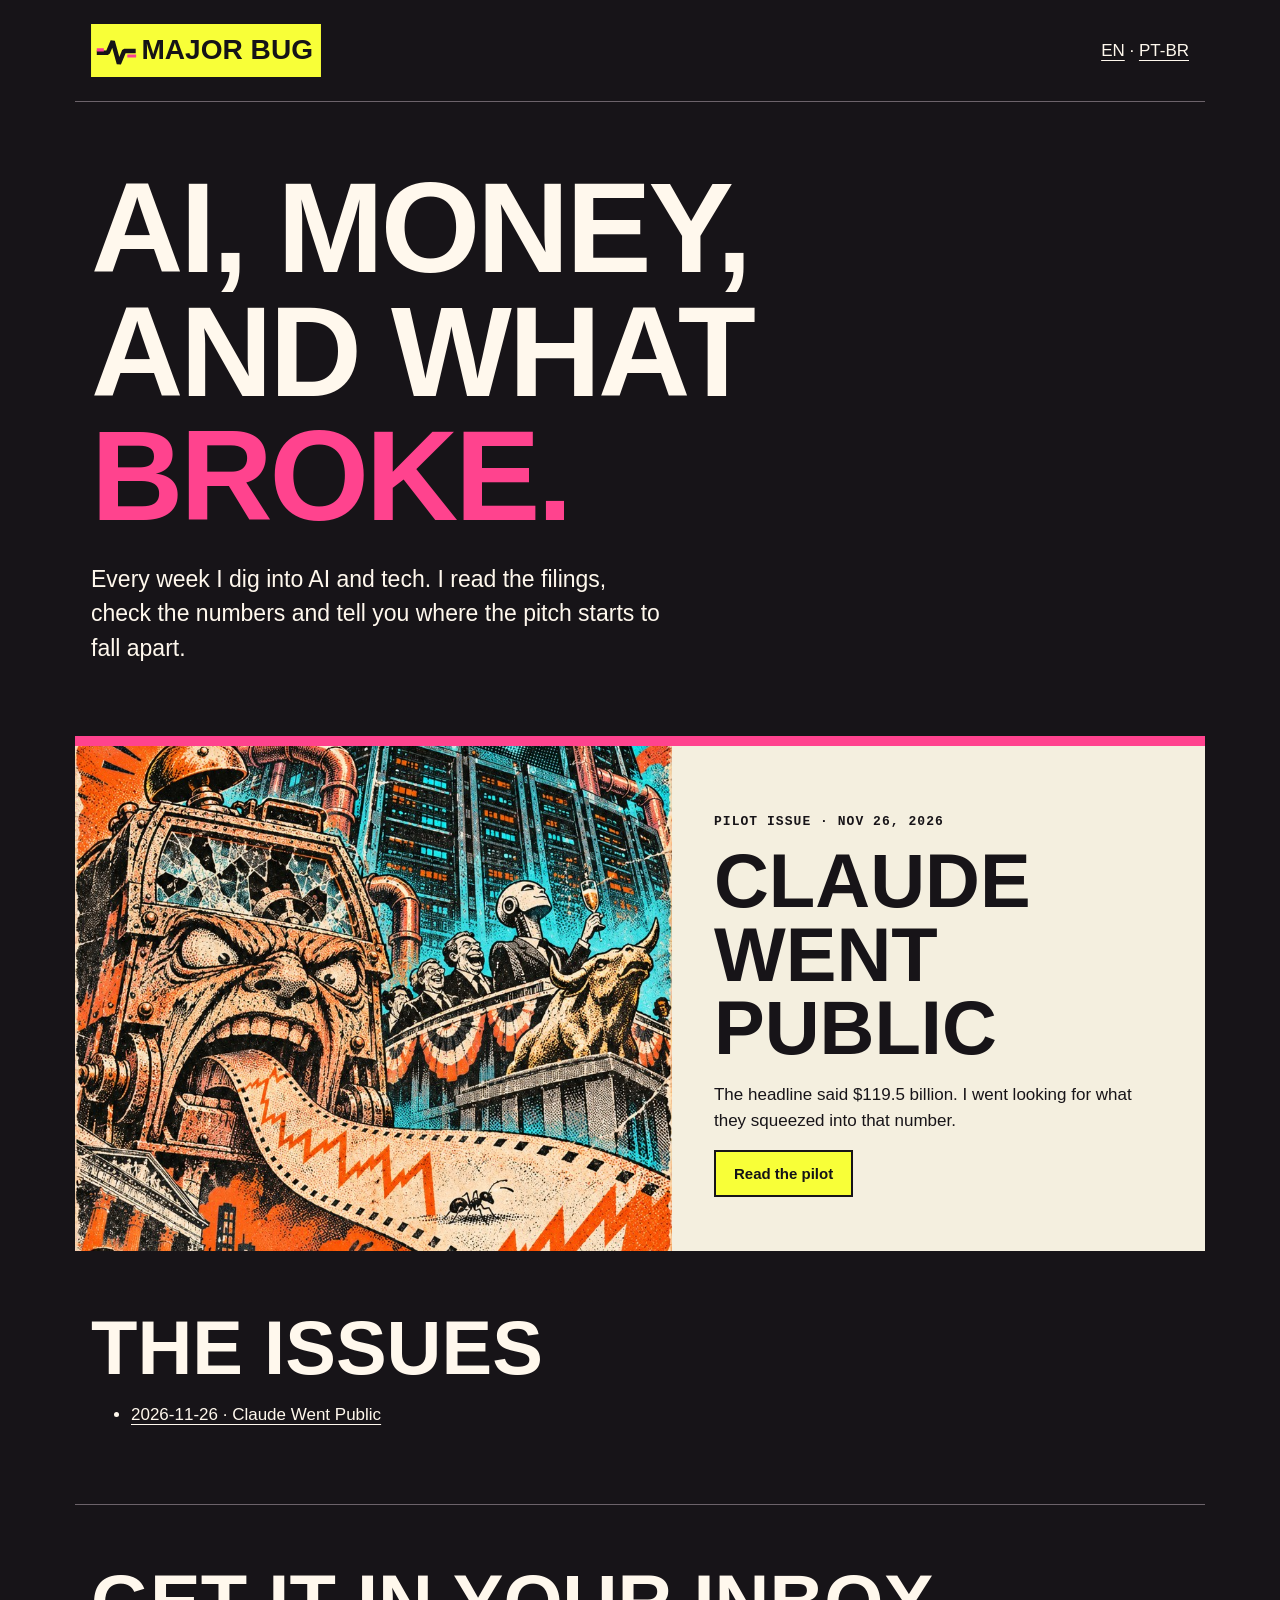
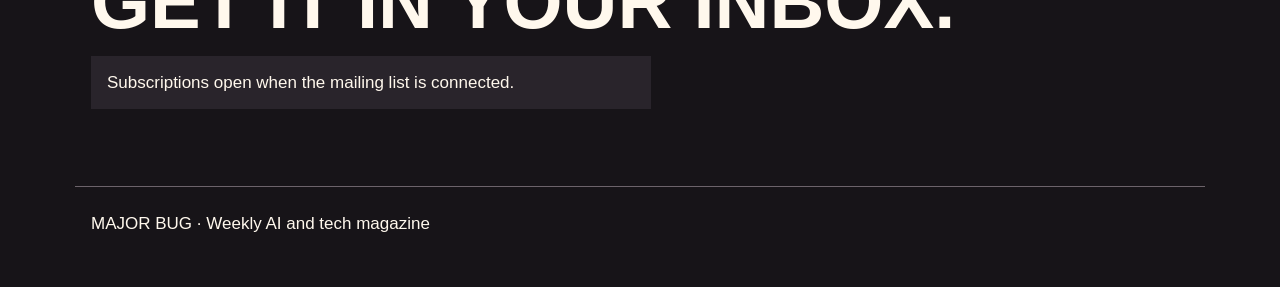
<file: docs/index.html>
<!doctype html>
<html lang="en"><meta charset="utf-8"><meta name="viewport" content="width=device-width,initial-scale=1">
<title>Major Bug</title><script>
(async () => {
  let lang = "en";
  try {
    const response = await fetch("https://ipapi.co/country/", {signal: AbortSignal.timeout(1000), referrerPolicy:"no-referrer"});
    if (response.ok && (await response.text()).trim().toUpperCase() === "BR") lang = "pt-br";
  } catch {}
  location.replace("./" + lang + "/");
})();
</script><body><p><a href="./en/">Read Major Bug in English</a> · <a href="./pt-br/">Ler em português</a></p>
<p>Automatic language selection uses country-level IP lookup via ipapi.co.</p></body></html>
</file>
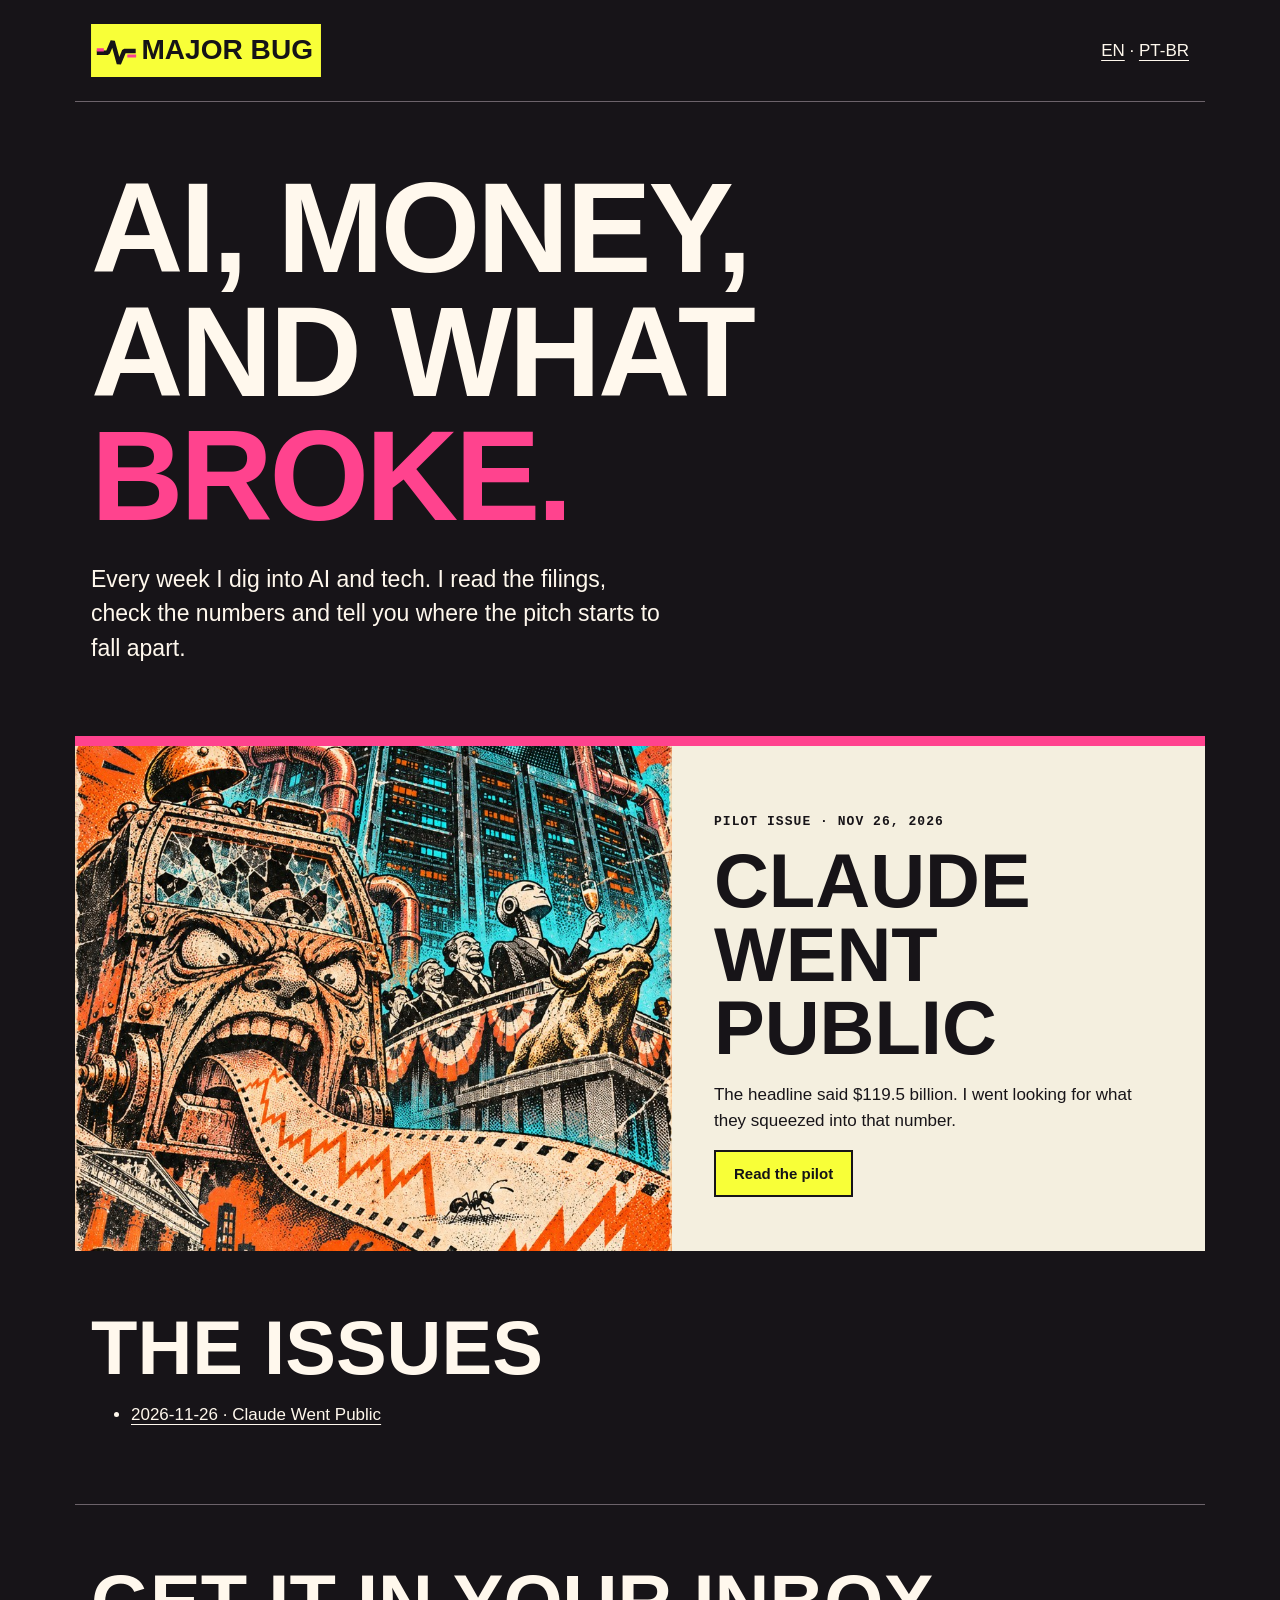
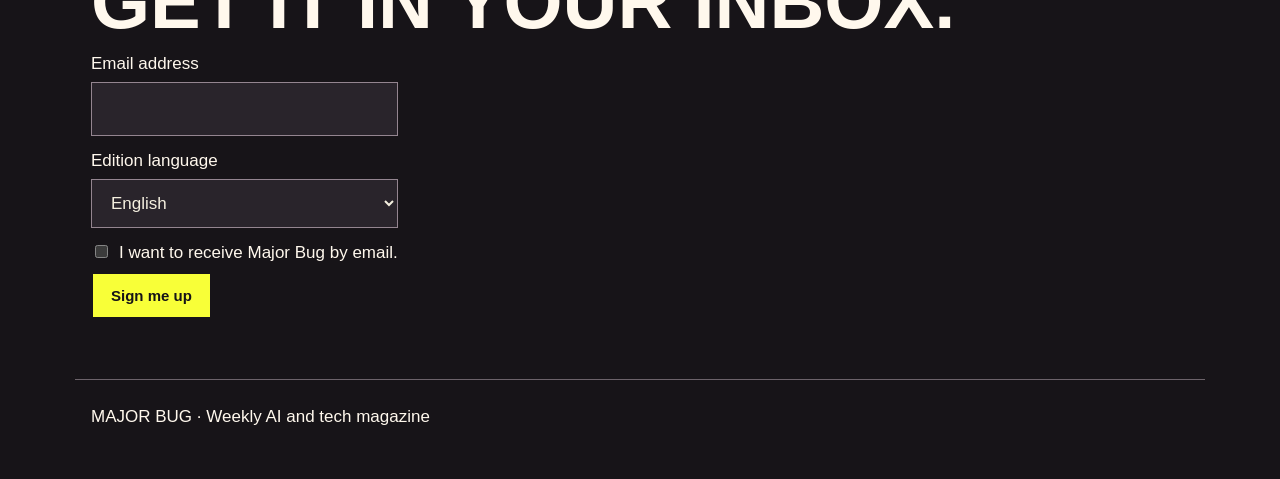
<file: docs/en/index.html>
<!doctype html>
<html lang="en"><meta charset="utf-8"><meta name="viewport" content="width=device-width,initial-scale=1">
<meta name="description" content="AI, money, and what broke."><title>Major Bug</title>
<link rel="stylesheet" href="../style.css">
<header><a href="./"><img src="../logo.svg" alt="Major Bug"></a><nav aria-label="Language"><a href="../en/" lang="en">EN</a> · <a href="../pt-br/" lang="pt-BR">PT-BR</a></nav></header>
<main>
<section class="hero"><h1>AI, money,<br>and what <span>broke.</span></h1><p class="deck">Every week I dig into AI and tech. I read the filings, check the numbers and tell you where the pitch starts to fall apart.</p></section>
<section class="issue"><img src="../cover.jpg" alt="Editorial cartoon of a stock ticker">
<article><p class="kicker">Pilot issue · Nov 26, 2026</p><h2>Claude Went Public</h2><p>The headline said $119.5 billion. I went looking for what they squeezed into that number.</p><a class="button" href="./issues/2026-11-26.pdf">Read the pilot</a></article></section>
<section class="subscribe"><h2>The issues</h2><ul id="archive">
<li><a href="./issues/2026-11-26.pdf">2026-11-26 · Claude Went Public</a></li>
</ul></section>
<section class="subscribe" id="subscribe"><h2>Get it in your inbox.</h2><p class="status" id="status">Subscriptions open when the mailing list is connected.</p><div id="subscribe-links" class="actions"></div></section></main>
<footer>MAJOR BUG · Weekly AI and tech magazine</footer>
<script src="../site.js" defer></script></html>
</file>
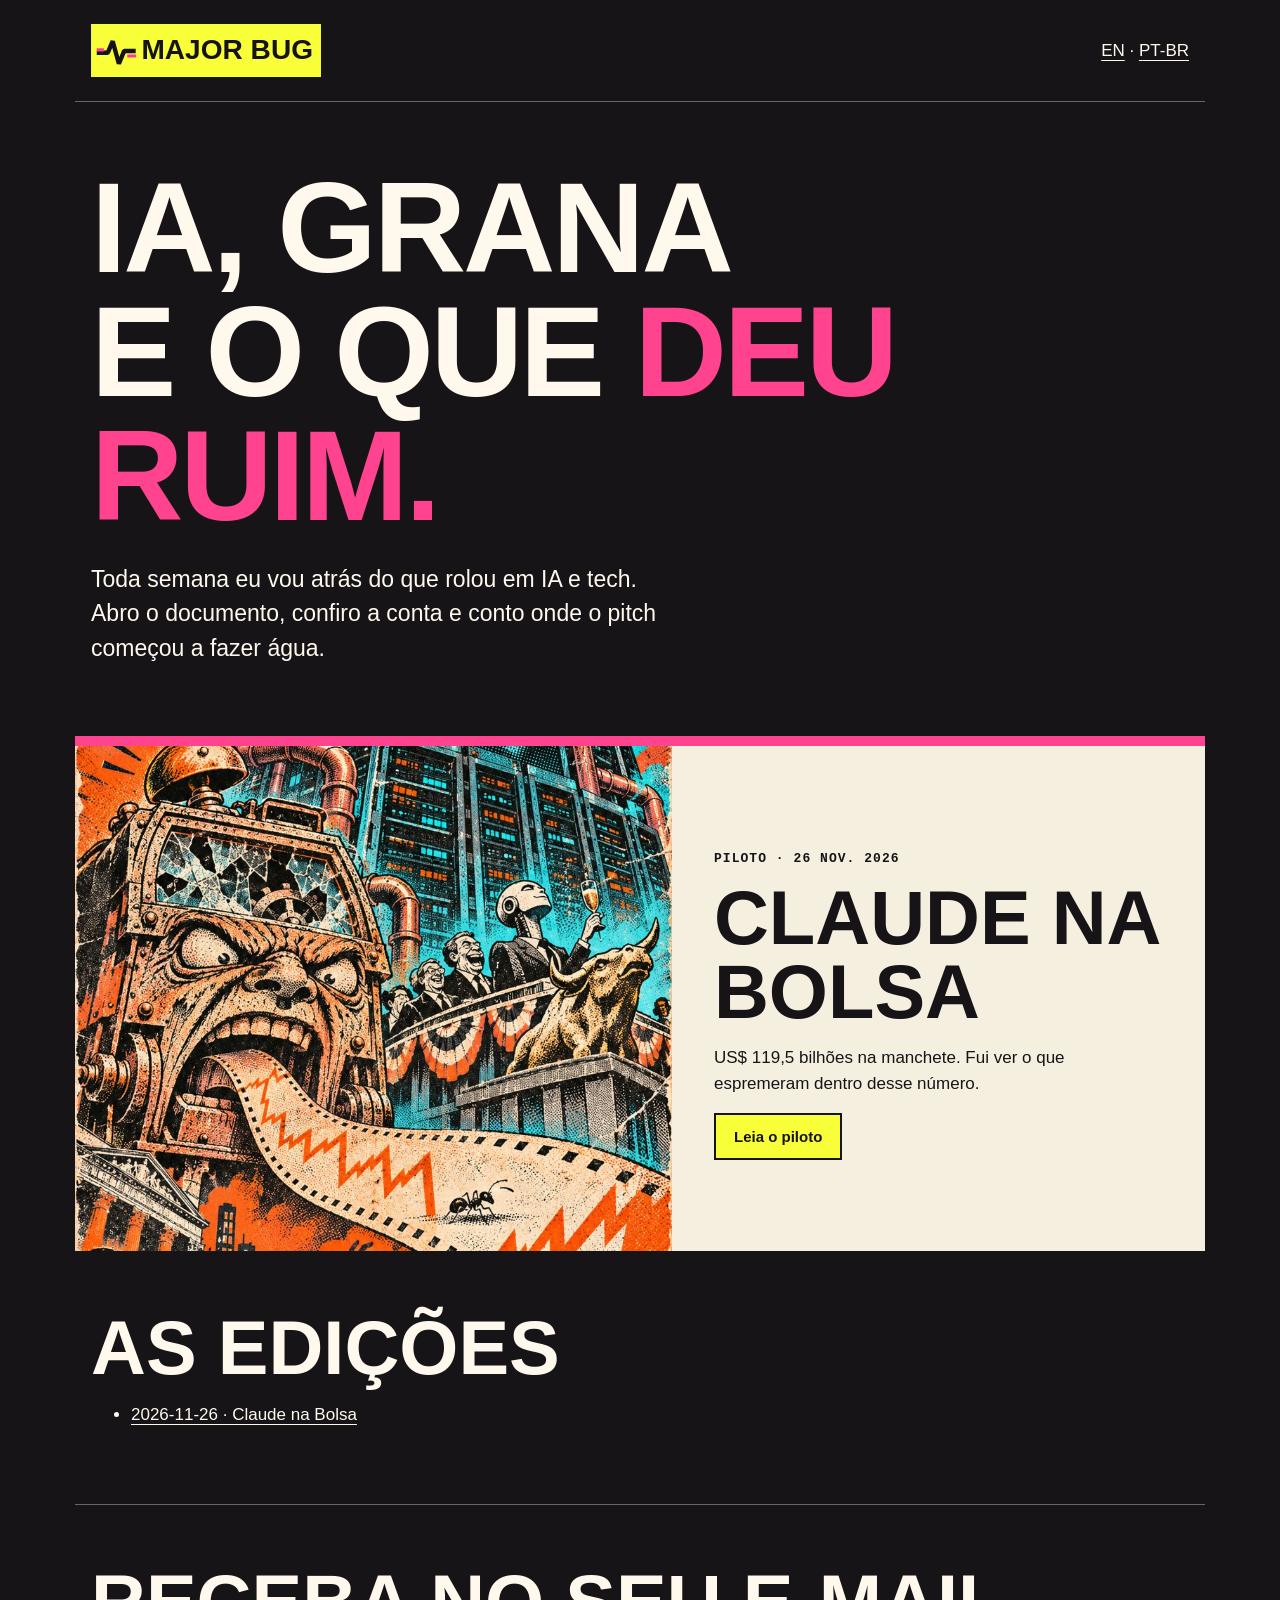
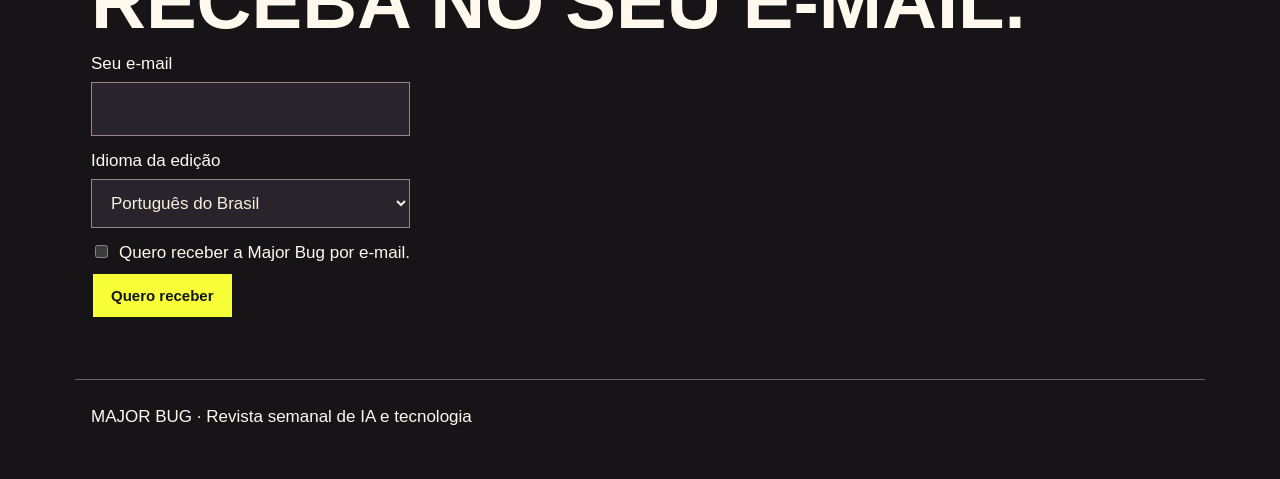
<file: docs/pt-br/index.html>
<!doctype html>
<html lang="pt-br"><meta charset="utf-8"><meta name="viewport" content="width=device-width,initial-scale=1">
<meta name="description" content="IA, grana e o que deu ruim."><title>Major Bug</title>
<link rel="stylesheet" href="../style.css">
<header><a href="./"><img src="../logo.svg" alt="Major Bug"></a><nav aria-label="Idioma"><a href="../en/" lang="en">EN</a> · <a href="../pt-br/" lang="pt-BR">PT-BR</a></nav></header>
<main>
<section class="hero"><h1>IA, grana<br>e o que <span>deu ruim.</span></h1><p class="deck">Toda semana eu vou atrás do que rolou em IA e tech. Abro o documento, confiro a conta e conto onde o pitch começou a fazer água.</p></section>
<section class="issue"><img src="../cover.jpg" alt="Charge de uma máquina de cotações">
<article><p class="kicker">Piloto · 26 nov. 2026</p><h2>Claude na Bolsa</h2><p>US$ 119,5 bilhões na manchete. Fui ver o que espremeram dentro desse número.</p><a class="button" href="./issues/2026-11-26.pdf">Leia o piloto</a></article></section>
<section class="subscribe"><h2>As edições</h2><ul id="archive">
<li><a href="./issues/2026-11-26.pdf">2026-11-26 · Claude na Bolsa</a></li>
</ul></section>
<section class="subscribe" id="subscribe"><h2>Receba no seu e-mail.</h2><p class="status" id="status">As inscrições abrem quando a lista de e-mail for conectada.</p><div id="subscribe-links" class="actions"></div></section></main>
<footer>MAJOR BUG · Revista semanal de IA e tecnologia</footer>
<script src="../site.js" defer></script></html>
</file>
<file: docs/style.css>
:root{color-scheme:dark;--ink:#171418;--paper:#f4efdf;--hot:#ff438e;--acid:#f8ff38}*{box-sizing:border-box}body{margin:0;background:var(--ink);color:var(--paper);font:17px/1.5 Trebuchet MS,sans-serif}header,main,footer{width:min(1130px,calc(100% - 40px));margin:auto}header{padding:24px 0;border-bottom:1px solid #6c636a;display:flex;align-items:center;justify-content:space-between;gap:18px}header img{display:block;width:min(230px,48vw)}a{color:inherit;text-underline-offset:4px}h1,h2{font-family:Impact,'Franklin Gothic Heavy',sans-serif;text-transform:uppercase;margin:0;line-height:.97;font-weight:900}h1{font-size:clamp(58px,10vw,136px);letter-spacing:-.025em}h1 span{color:var(--hot)}h2{font-size:clamp(42px,6vw,76px)}.hero{padding:64px 0 48px}.deck{font-size:clamp(17px,2.1vw,23px);max-width:580px}.issue{background:var(--paper);color:var(--ink);display:grid;grid-template-columns:1.12fr 1fr;border-top:10px solid var(--hot)}.issue img{width:100%;height:100%;min-height:320px;max-height:505px;object-fit:cover;object-position:50% 42%}.issue article{padding:30px;align-self:center}.kicker{font:700 13px/1.4 monospace;letter-spacing:.08em;text-transform:uppercase}.actions{display:flex;gap:12px;flex-wrap:wrap}.button,button{display:inline-block;background:var(--acid);color:var(--ink);border:2px solid var(--ink);padding:12px 16px;font:700 15px Trebuchet MS,sans-serif;text-decoration:none;cursor:pointer}.button:hover,button:hover{background:var(--hot)}:focus-visible{outline:3px solid #ff8dc0;outline-offset:4px}.subscribe{padding:60px 0;border-bottom:1px solid #6c636a}form{max-width:560px}label{display:block;margin:12px 0 6px}input[type=email],select{width:100%;padding:12px;color:var(--paper);background:#29242b;border:1px solid #948590;font:inherit}.consent{display:flex;gap:8px;align-items:baseline}.consent input{flex:none}.note{font-size:14px;color:#cdc4cb}footer{padding:24px 0 50px}@media(max-width:700px){.issue{grid-template-columns:1fr}.issue img{max-height:360px}.hero{padding:40px 0 32px}.issue article{padding:20px}}
header,footer,.hero,.subscribe{color:#fff8ed;background:#171418}.issue article{color:#171418}.issue .kicker{color:#171418}.subscribe .note{color:#eee4eb}.button,button{color:#151317;background:#f8ff38}.button:hover,button:hover{color:#151317;background:#ff438e}header,footer,.hero,.subscribe{padding-inline:16px}.issue article{padding:clamp(22px,4vw,42px)}.button,button{padding:13px 18px}input[type=email],select{padding:13px 15px}header a[href="#inscricao"]{padding:10px 12px}
.status{padding:14px 16px;background:#29242b;color:#fff8ed;max-width:560px}
</file>
